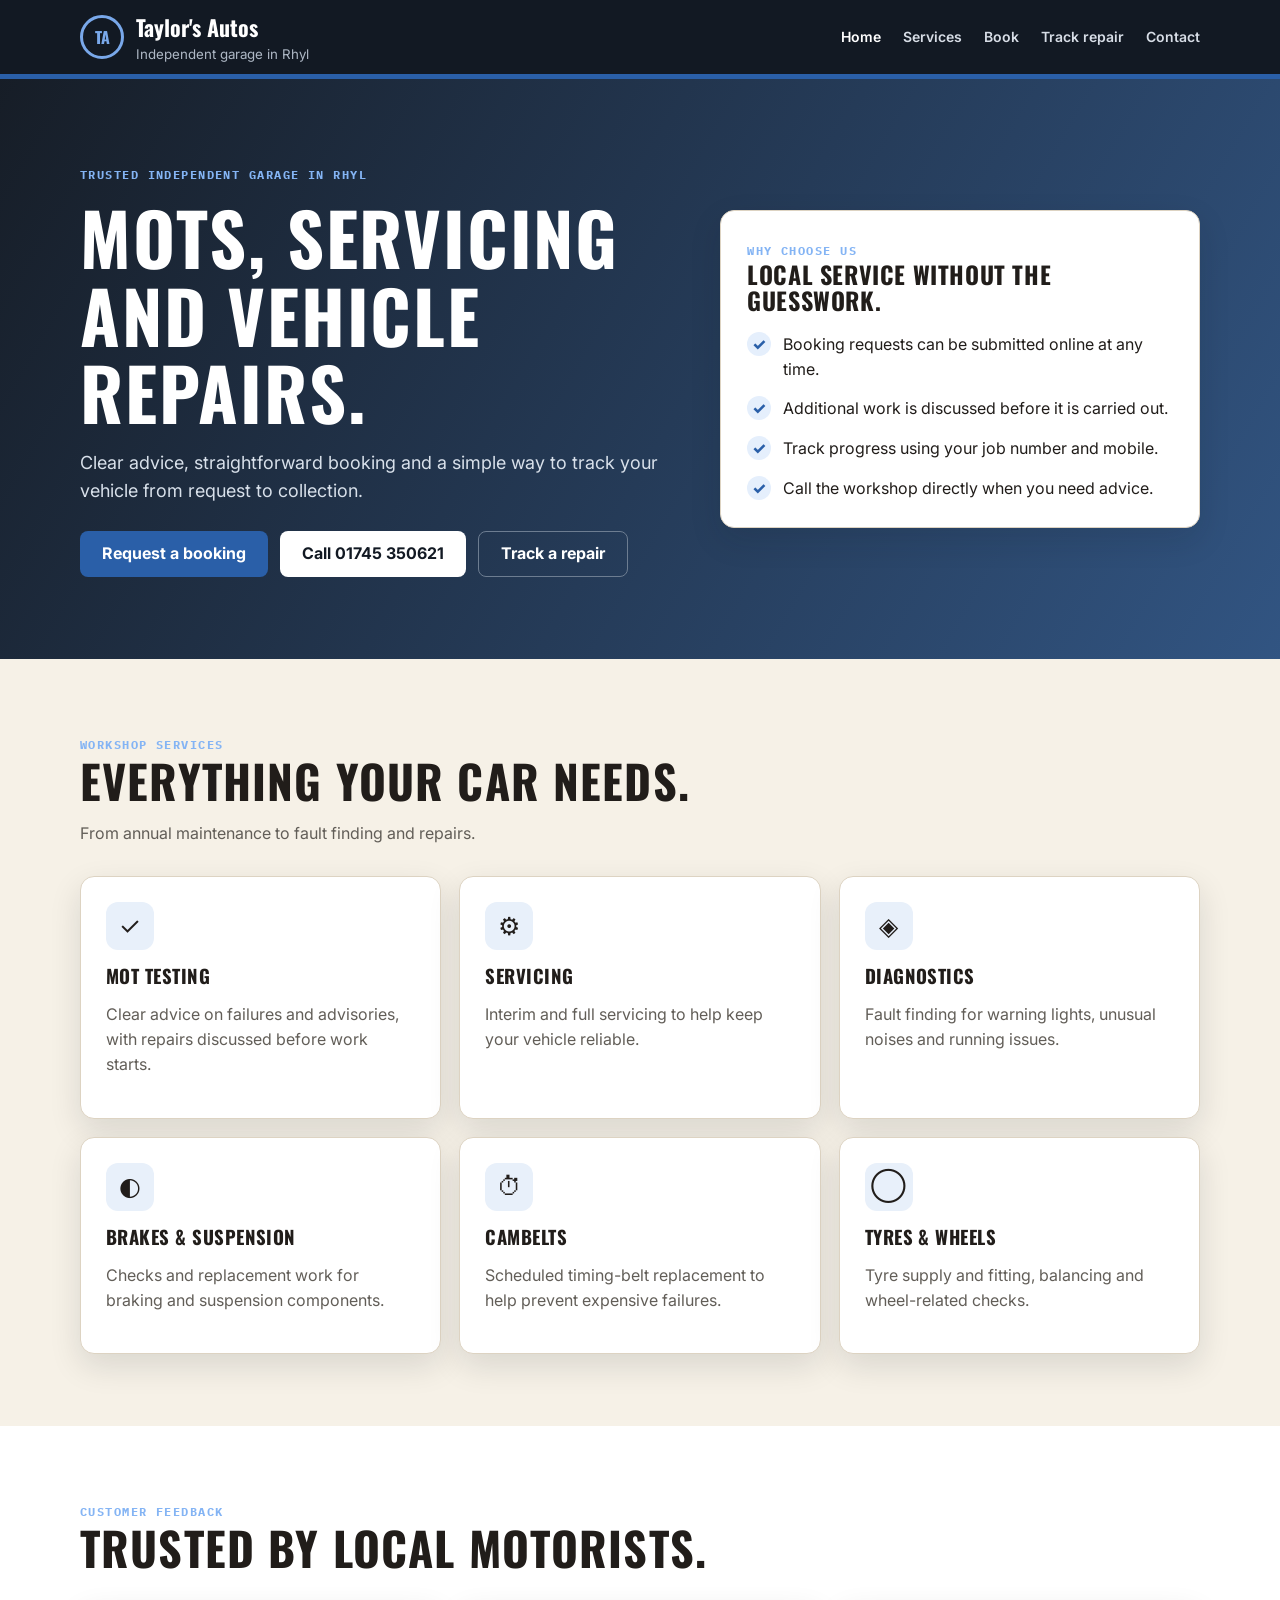
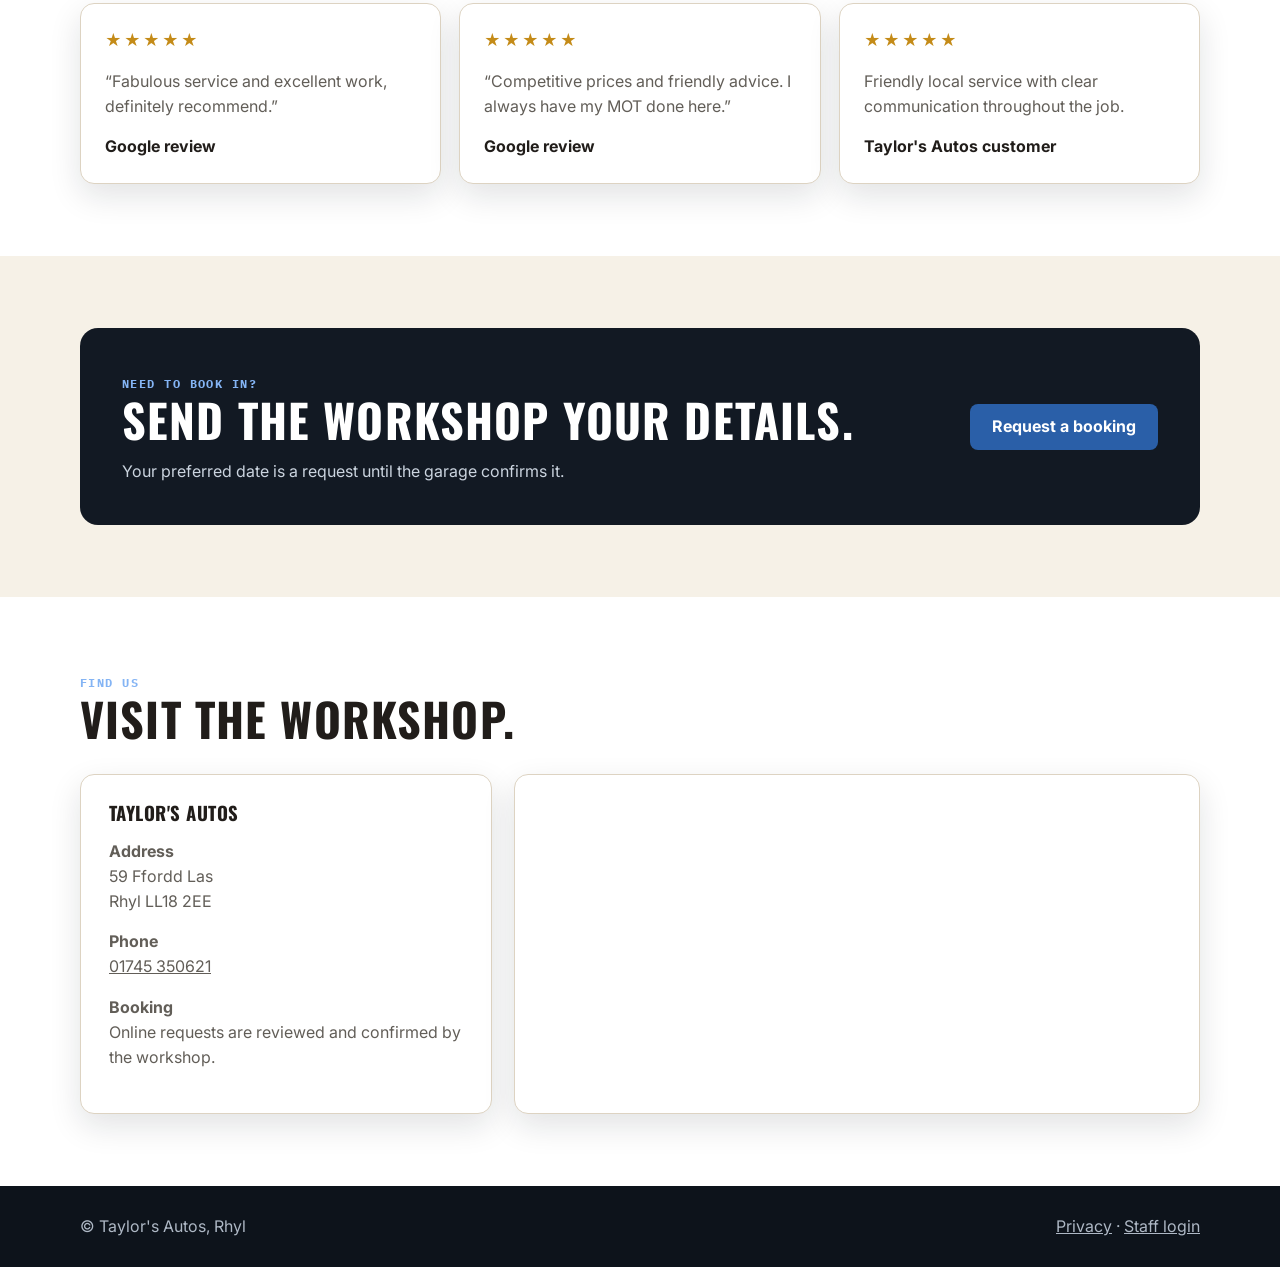
<file: index.html>
<!doctype html><html lang="en-GB"><head><meta charset="utf-8"><meta name="viewport" content="width=device-width,initial-scale=1"><title>Taylor's Autos | MOT, Servicing & Repairs in Rhyl</title><meta name="description" content="Trusted MOTs, servicing, diagnostics and vehicle repairs in Rhyl. Request a booking online or track your repair."><link rel="preconnect" href="https://fonts.googleapis.com"><link href="https://fonts.googleapis.com/css2?family=Inter:wght@400;600;700;800&family=Oswald:wght@500;600;700&family=IBM+Plex+Mono:wght@600&display=swap" rel="stylesheet"><link rel="stylesheet" href="assets/css/styles.css"></head><body>
<header class="topbar"><div class="container nav"><a class="brand" href="index.html"><span class="brandmark">TA</span><span><strong>Taylor's Autos</strong><small>Independent garage in Rhyl</small></span></a><button class="mobile-menu" onclick="toggleMenu()" aria-label="Open menu">☰</button><nav class="navlinks"><a aria-current="page" href="index.html">Home</a><a href="#services">Services</a><a href="book.html">Book</a><a href="track.html">Track repair</a><a href="#contact">Contact</a></nav></div></header>
<main><section class="hero"><div class="container hero-grid"><div><span class="eyebrow">Trusted independent garage in Rhyl</span><h1>MOTs, servicing and vehicle repairs.</h1><p>Clear advice, straightforward booking and a simple way to track your vehicle from request to collection.</p><div class="actions"><a class="btn btn-primary" href="book.html">Request a booking</a><a class="btn btn-light" href="tel:01745350621">Call 01745 350621</a><a class="btn btn-outline" href="track.html">Track a repair</a></div></div><aside class="trust-card"><span class="eyebrow">Why choose us</span><h2>Local service without the guesswork.</h2><div class="trust-list"><div class="trust-item"><span class="tick">✓</span><span>Booking requests can be submitted online at any time.</span></div><div class="trust-item"><span class="tick">✓</span><span>Additional work is discussed before it is carried out.</span></div><div class="trust-item"><span class="tick">✓</span><span>Track progress using your job number and mobile.</span></div><div class="trust-item"><span class="tick">✓</span><span>Call the workshop directly when you need advice.</span></div></div></aside></div></section>
<section class="section" id="services"><div class="container"><div class="section-head"><span class="eyebrow">Workshop services</span><h2>Everything your car needs.</h2><p>From annual maintenance to fault finding and repairs.</p></div><div class="grid-3"><article class="card service"><div class="service-icon">✓</div><h3>MOT testing</h3><p>Clear advice on failures and advisories, with repairs discussed before work starts.</p></article><article class="card service"><div class="service-icon">⚙</div><h3>Servicing</h3><p>Interim and full servicing to help keep your vehicle reliable.</p></article><article class="card service"><div class="service-icon">◈</div><h3>Diagnostics</h3><p>Fault finding for warning lights, unusual noises and running issues.</p></article><article class="card service"><div class="service-icon">◐</div><h3>Brakes & suspension</h3><p>Checks and replacement work for braking and suspension components.</p></article><article class="card service"><div class="service-icon">⏱</div><h3>Cambelts</h3><p>Scheduled timing-belt replacement to help prevent expensive failures.</p></article><article class="card service"><div class="service-icon">◯</div><h3>Tyres & wheels</h3><p>Tyre supply and fitting, balancing and wheel-related checks.</p></article></div></div></section>
<section class="section alt"><div class="container"><div class="section-head"><span class="eyebrow">Customer feedback</span><h2>Trusted by local motorists.</h2></div><div class="grid-3"><article class="card review"><div class="stars">★★★★★</div><p>“Fabulous service and excellent work, definitely recommend.”</p><cite>Google review</cite></article><article class="card review"><div class="stars">★★★★★</div><p>“Competitive prices and friendly advice. I always have my MOT done here.”</p><cite>Google review</cite></article><article class="card review"><div class="stars">★★★★★</div><p>Friendly local service with clear communication throughout the job.</p><cite>Taylor's Autos customer</cite></article></div></div></section>
<section class="section"><div class="container"><div class="cta"><div><span class="eyebrow">Need to book in?</span><h2>Send the workshop your details.</h2><p>Your preferred date is a request until the garage confirms it.</p></div><a class="btn btn-primary" href="book.html">Request a booking</a></div></div></section>
<section class="section alt" id="contact"><div class="container"><div class="section-head"><span class="eyebrow">Find us</span><h2>Visit the workshop.</h2></div><div class="contact-grid"><div class="card contact-card"><h3>Taylor's Autos</h3><p><strong>Address</strong><br>59 Ffordd Las<br>Rhyl LL18 2EE</p><p><strong>Phone</strong><br><a href="tel:01745350621">01745 350621</a></p><p><strong>Booking</strong><br>Online requests are reviewed and confirmed by the workshop.</p></div><div class="card map"><iframe src="https://maps.google.com/maps?q=59%20Ffordd%20Las%2C%20Rhyl%20LL18%202EE&t=&z=15&ie=UTF8&iwloc=&output=embed" loading="lazy" title="Taylor's Autos location"></iframe></div></div></div></section></main>
<footer class="footer"><div class="container footer-grid"><span>© Taylor's Autos, Rhyl</span><span><a href="privacy.html">Privacy</a> · <a href="staff.html">Staff login</a></span></div></footer><div class="mobile-actions"><a href="tel:01745350621">Call</a><a href="book.html">Book</a><a href="track.html">Track</a></div><script src="assets/js/common.js"></script></body></html>
</file>
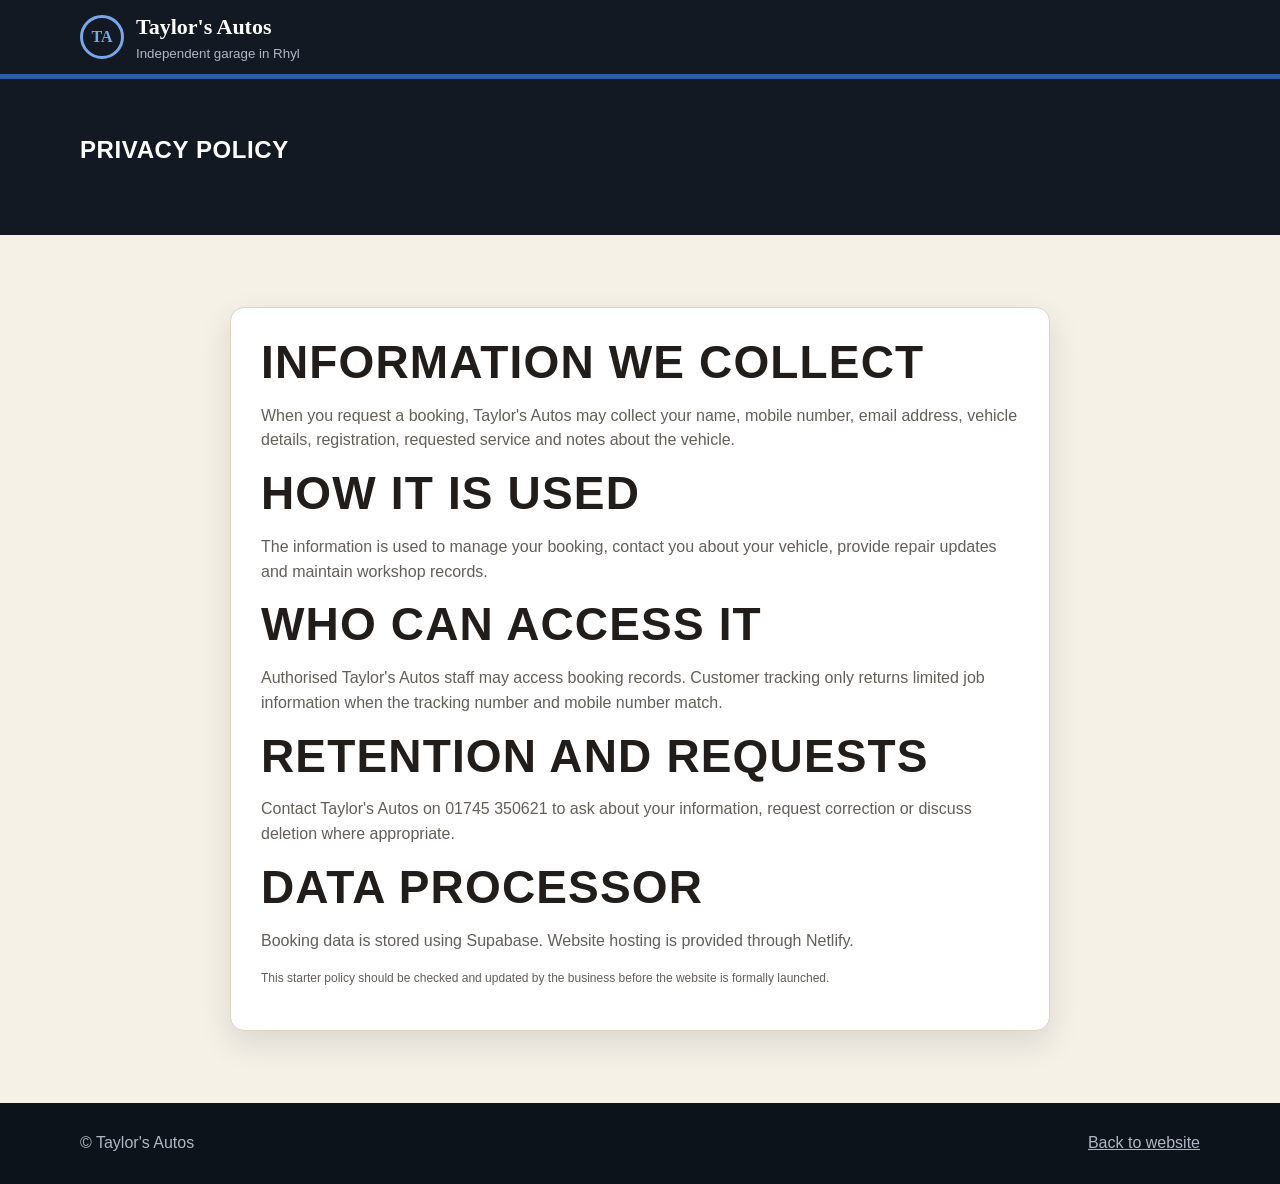
<file: privacy.html>
<!doctype html><html lang="en-GB"><head><meta charset="utf-8"><meta name="viewport" content="width=device-width,initial-scale=1"><title>Privacy Policy | Taylor's Autos</title><link rel="stylesheet" href="assets/css/styles.css"></head><body><header class="topbar"><div class="container nav"><a class="brand" href="index.html"><span class="brandmark">TA</span><span><strong>Taylor's Autos</strong><small>Independent garage in Rhyl</small></span></a></div></header><main><section class="page-hero"><div class="container"><h1>Privacy policy</h1></div></section><section class="section"><div class="container card form-card"><h2>Information we collect</h2><p>When you request a booking, Taylor's Autos may collect your name, mobile number, email address, vehicle details, registration, requested service and notes about the vehicle.</p><h2>How it is used</h2><p>The information is used to manage your booking, contact you about your vehicle, provide repair updates and maintain workshop records.</p><h2>Who can access it</h2><p>Authorised Taylor's Autos staff may access booking records. Customer tracking only returns limited job information when the tracking number and mobile number match.</p><h2>Retention and requests</h2><p>Contact Taylor's Autos on 01745 350621 to ask about your information, request correction or discuss deletion where appropriate.</p><h2>Data processor</h2><p>Booking data is stored using Supabase. Website hosting is provided through Netlify.</p><p class="small">This starter policy should be checked and updated by the business before the website is formally launched.</p></div></section></main><footer class="footer"><div class="container footer-grid"><span>© Taylor's Autos</span><a href="index.html">Back to website</a></div></footer></body></html>
</file>
<file: assets/css/styles.css>
:root{
  --navy:#121923;--navy-2:#1b2635;--blue:#2a5fa8;--blue-dark:#1e4578;
  --cream:#f6f1e7;--paper:#fff;--ink:#211d1a;--muted:#625e58;--line:#ddd3c2;
  --green:#2f855a;--amber:#b7791f;--red:#c0392b;--shadow:0 12px 32px rgba(18,25,35,.12);
}
*{box-sizing:border-box}html{scroll-behavior:smooth}body{margin:0;font-family:Inter,Arial,sans-serif;background:var(--cream);color:var(--ink);line-height:1.55}a{color:inherit}button,input,select,textarea{font:inherit}button{cursor:pointer}h1,h2,h3{font-family:Oswald,Arial,sans-serif;text-transform:uppercase;letter-spacing:.025em;line-height:1.08;margin:0 0 14px}.container{width:min(1120px,calc(100% - 36px));margin:auto}.topbar{background:var(--navy);color:#fff;border-bottom:5px solid var(--blue);position:sticky;top:0;z-index:20}.nav{min-height:74px;display:flex;align-items:center;justify-content:space-between;gap:24px}.brand{display:flex;align-items:center;gap:12px;text-decoration:none}.brandmark{width:44px;height:44px;border:3px solid #79a8ea;border-radius:50%;display:grid;place-items:center;font-family:Oswald;font-weight:700;color:#79a8ea}.brand strong{font-family:Oswald;font-size:22px}.brand small{display:block;color:#aeb8c5}.navlinks{display:flex;align-items:center;gap:22px}.navlinks a{text-decoration:none;color:#d7dde6;font-size:14px;font-weight:600}.navlinks a:hover,.navlinks a[aria-current=page]{color:#fff}.mobile-menu{display:none;background:none;border:0;color:#fff;font-size:25px}.hero{background:linear-gradient(120deg,rgba(18,25,35,.98),rgba(30,69,120,.91));color:#fff;padding:82px 0}.hero-grid{display:grid;grid-template-columns:1.1fr .9fr;gap:54px;align-items:center}.eyebrow{font-family:'IBM Plex Mono',monospace;text-transform:uppercase;letter-spacing:.12em;font-size:12px;color:#84b4f4;font-weight:700}.hero h1{font-size:clamp(42px,6vw,72px);margin-top:12px}.hero p{font-size:18px;color:#d8e0ea;max-width:620px}.actions{display:flex;gap:12px;flex-wrap:wrap;margin-top:26px}.btn{display:inline-flex;align-items:center;justify-content:center;min-height:46px;padding:0 22px;border-radius:8px;border:0;text-decoration:none;font-weight:700}.btn-primary{background:var(--blue);color:#fff}.btn-primary:hover{background:var(--blue-dark)}.btn-light{background:#fff;color:var(--navy)}.btn-outline{border:1px solid #6d7d91;color:#fff;background:transparent}.trust-card,.card{background:var(--paper);border:1px solid var(--line);border-radius:14px;box-shadow:var(--shadow)}.trust-card{padding:26px;color:var(--ink)}.trust-list{display:grid;gap:15px;margin-top:18px}.trust-item{display:flex;gap:12px}.tick{width:24px;height:24px;border-radius:50%;background:#e5effc;color:var(--blue);display:grid;place-items:center;font-weight:800;flex:0 0 auto}.section{padding:72px 0}.section.alt{background:#fff}.section-head{max-width:700px;margin-bottom:30px}.section h2{font-size:clamp(30px,4vw,46px)}.section-head p{color:var(--muted)}.grid-3{display:grid;grid-template-columns:repeat(3,1fr);gap:18px}.service{padding:25px}.service-icon{font-size:25px;width:48px;height:48px;border-radius:12px;background:#e8f0fa;display:grid;place-items:center;margin-bottom:16px}.service p,.card p{color:var(--muted)}.review{padding:24px}.stars{color:#c48b18;letter-spacing:2px}.review cite{font-style:normal;font-weight:700}.cta{background:var(--navy);color:#fff;border-radius:18px;padding:42px;display:flex;justify-content:space-between;gap:30px;align-items:center}.cta p{color:#cbd4df;margin:0}.contact-grid{display:grid;grid-template-columns:.75fr 1.25fr;gap:22px}.contact-card{padding:28px}.map{overflow:hidden;min-height:330px}.map iframe{width:100%;height:100%;border:0}.page-hero{padding:58px 0;background:var(--navy);color:#fff}.page-hero p{color:#cbd4df;max-width:650px}.form-card{padding:30px;max-width:820px;margin:auto}.field{margin-bottom:17px}.field-row{display:grid;grid-template-columns:1fr 1fr;gap:16px}label{display:block;font-size:12px;font-weight:800;text-transform:uppercase;letter-spacing:.05em;color:var(--muted);margin-bottom:6px}input,select,textarea{width:100%;padding:12px 13px;border:1.5px solid var(--line);border-radius:8px;background:#fdfbf7;color:var(--ink)}textarea{min-height:100px;resize:vertical}input:focus,select:focus,textarea:focus{outline:3px solid rgba(42,95,168,.16);border-color:var(--blue)}.notice{padding:15px 17px;border-radius:9px;margin:16px 0}.notice-info{background:#e8f0fa;color:#254870}.notice-success{background:#e7f3ec;color:#246b47}.notice-error{background:#fbeae8;color:#922b21}.hidden{display:none!important}.track-result{padding:28px}.status-pill{display:inline-block;border-radius:999px;padding:6px 12px;background:#e8f0fa;color:var(--blue-dark);font-weight:800;font-size:12px;text-transform:uppercase}.detail-grid{display:grid;grid-template-columns:repeat(2,1fr);gap:15px;margin-top:22px}.detail{background:#faf7f0;border-radius:9px;padding:14px}.detail span{display:block;color:var(--muted);font-size:12px}.timeline{display:flex;gap:0;margin:28px 0;overflow-x:auto}.timeline-step{min-width:115px;flex:1;text-align:center;font-size:11px;text-transform:uppercase;color:#938b7c;position:relative;padding-top:28px}.timeline-step:before{content:'';position:absolute;width:14px;height:14px;border-radius:50%;top:3px;left:calc(50% - 7px);background:#ded5c6;z-index:2}.timeline-step:after{content:'';position:absolute;height:2px;background:#ded5c6;top:9px;left:-50%;right:50%}.timeline-step:first-child:after{display:none}.timeline-step.done{color:var(--ink);font-weight:700}.timeline-step.done:before,.timeline-step.done:after{background:var(--blue)}.auth-card{max-width:430px;margin:auto;padding:30px}.dashboard{background:#111820;min-height:100vh;color:#eef2f6}.dashboard .topbar{position:static}.dashboard-main{padding:34px 0 70px}.dashboard h1,.dashboard h2,.dashboard h3{color:#fff}.stats{display:grid;grid-template-columns:repeat(4,1fr);gap:14px;margin:24px 0}.stat{background:#1d2733;border:1px solid #303c49;border-radius:12px;padding:19px}.stat strong{font-family:Oswald;font-size:32px;color:#84b4f4;display:block}.stat span{color:#aeb8c5;font-size:12px;text-transform:uppercase}.toolbar{display:flex;justify-content:space-between;gap:12px;flex-wrap:wrap;margin:24px 0}.toolbar input{max-width:360px;background:#1d2733;border-color:#394756;color:#fff}.jobs{display:grid;gap:14px}.job{background:#1d2733;border:1px solid #303c49;border-radius:12px;padding:20px}.job-head{display:flex;justify-content:space-between;gap:15px}.job-title{font-weight:800;font-size:18px}.job-meta{color:#aeb8c5;font-size:13px}.job-grid{display:grid;grid-template-columns:1.2fr 1fr 1fr 1fr;gap:12px;margin-top:16px}.dashboard label{color:#aeb8c5}.dashboard input,.dashboard select{background:#121820;border-color:#3a4654;color:#fff}.job-actions{display:flex;gap:8px;margin-top:14px;flex-wrap:wrap}.danger{background:var(--red);color:#fff}.footer{padding:28px 0;background:#0d131b;color:#aeb8c5}.footer-grid{display:flex;justify-content:space-between;gap:20px;flex-wrap:wrap}.mobile-actions{display:none}.small{font-size:12px;color:var(--muted)}
@media(max-width:850px){.hero-grid,.contact-grid{grid-template-columns:1fr}.grid-3{grid-template-columns:1fr 1fr}.navlinks{display:none;position:absolute;left:0;right:0;top:74px;background:var(--navy);padding:18px;flex-direction:column;align-items:flex-start}.navlinks.open{display:flex}.mobile-menu{display:block}.stats{grid-template-columns:1fr 1fr}.job-grid{grid-template-columns:1fr 1fr}.mobile-actions{display:grid;grid-template-columns:repeat(3,1fr);position:fixed;left:0;right:0;bottom:0;z-index:30;background:#fff;border-top:1px solid var(--line)}.mobile-actions a{text-align:center;padding:12px 6px;text-decoration:none;font-weight:800;font-size:12px}.footer{padding-bottom:75px}}
@media(max-width:570px){.grid-3,.field-row,.detail-grid,.stats,.job-grid{grid-template-columns:1fr}.hero{padding:58px 0}.hero h1{font-size:43px}.cta{padding:28px;align-items:flex-start;flex-direction:column}.form-card{padding:20px}.section{padding:55px 0}.job-head{flex-direction:column}}
</file>
